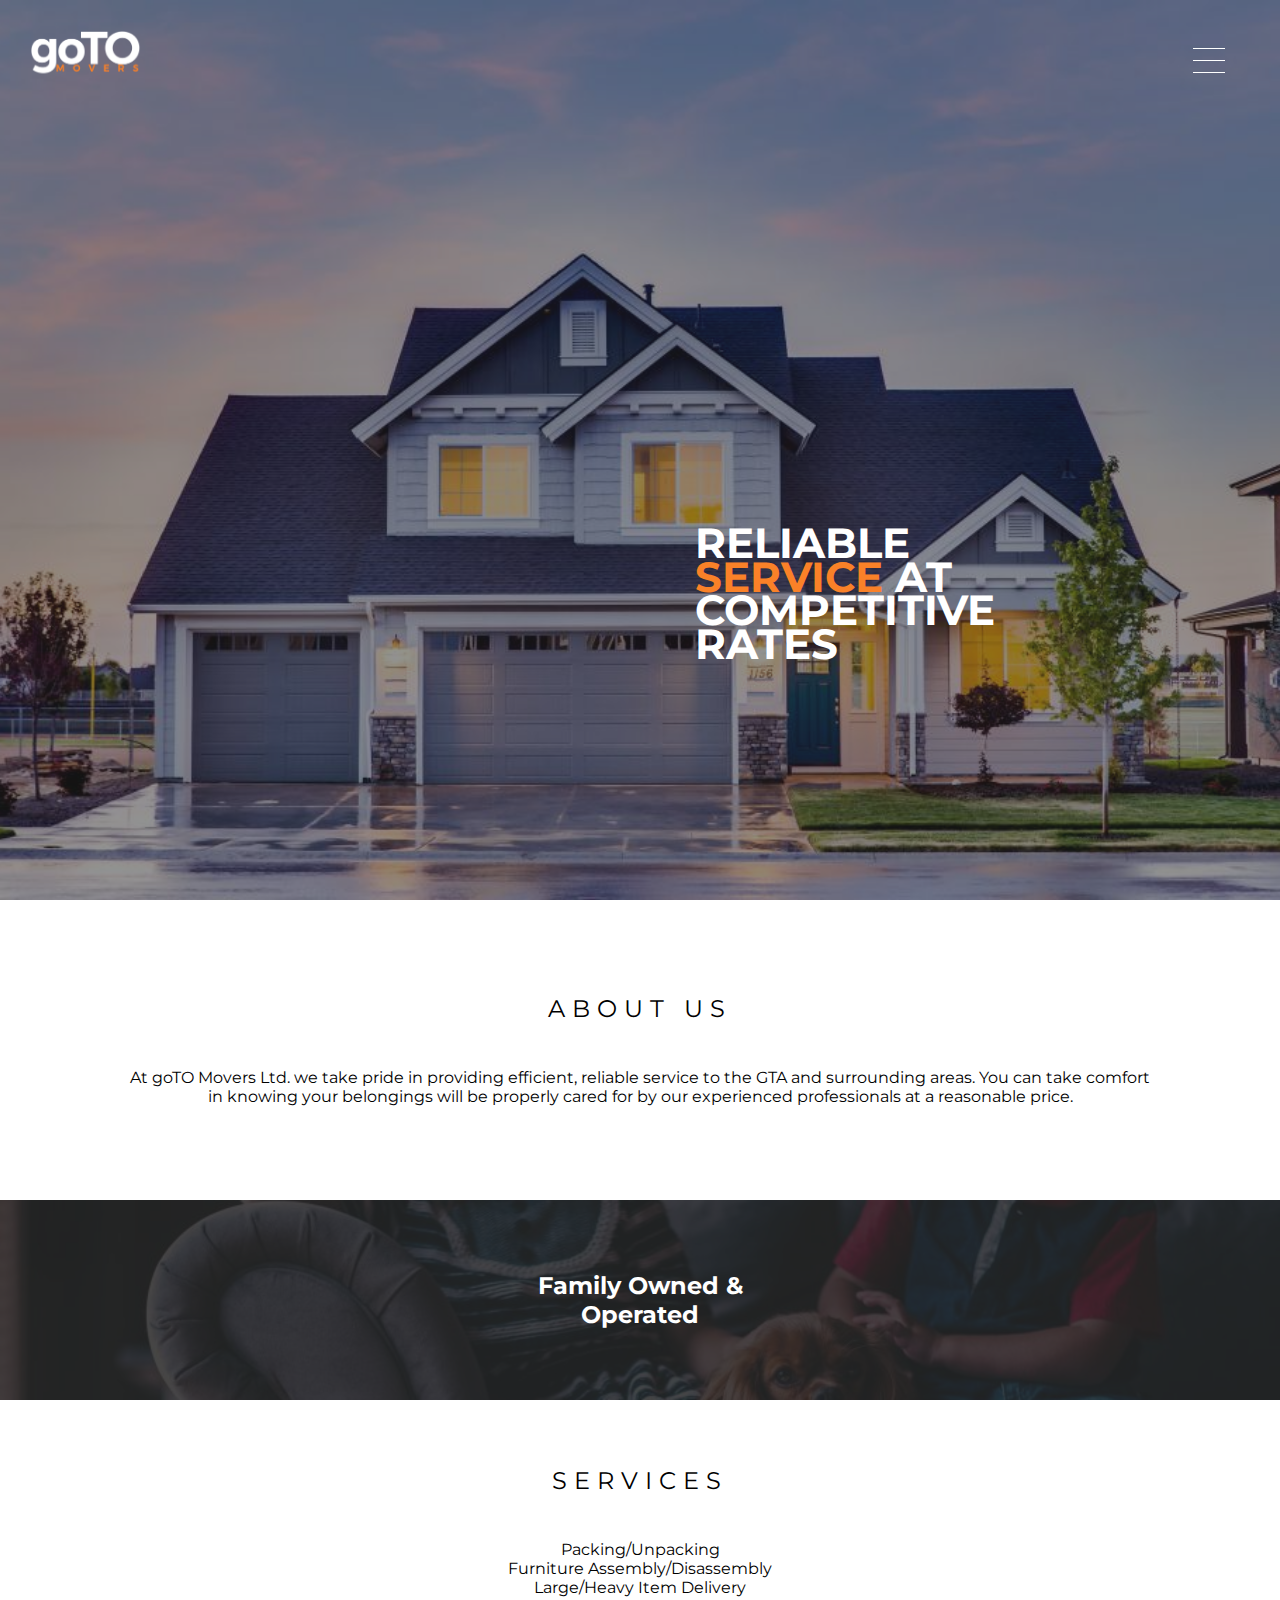
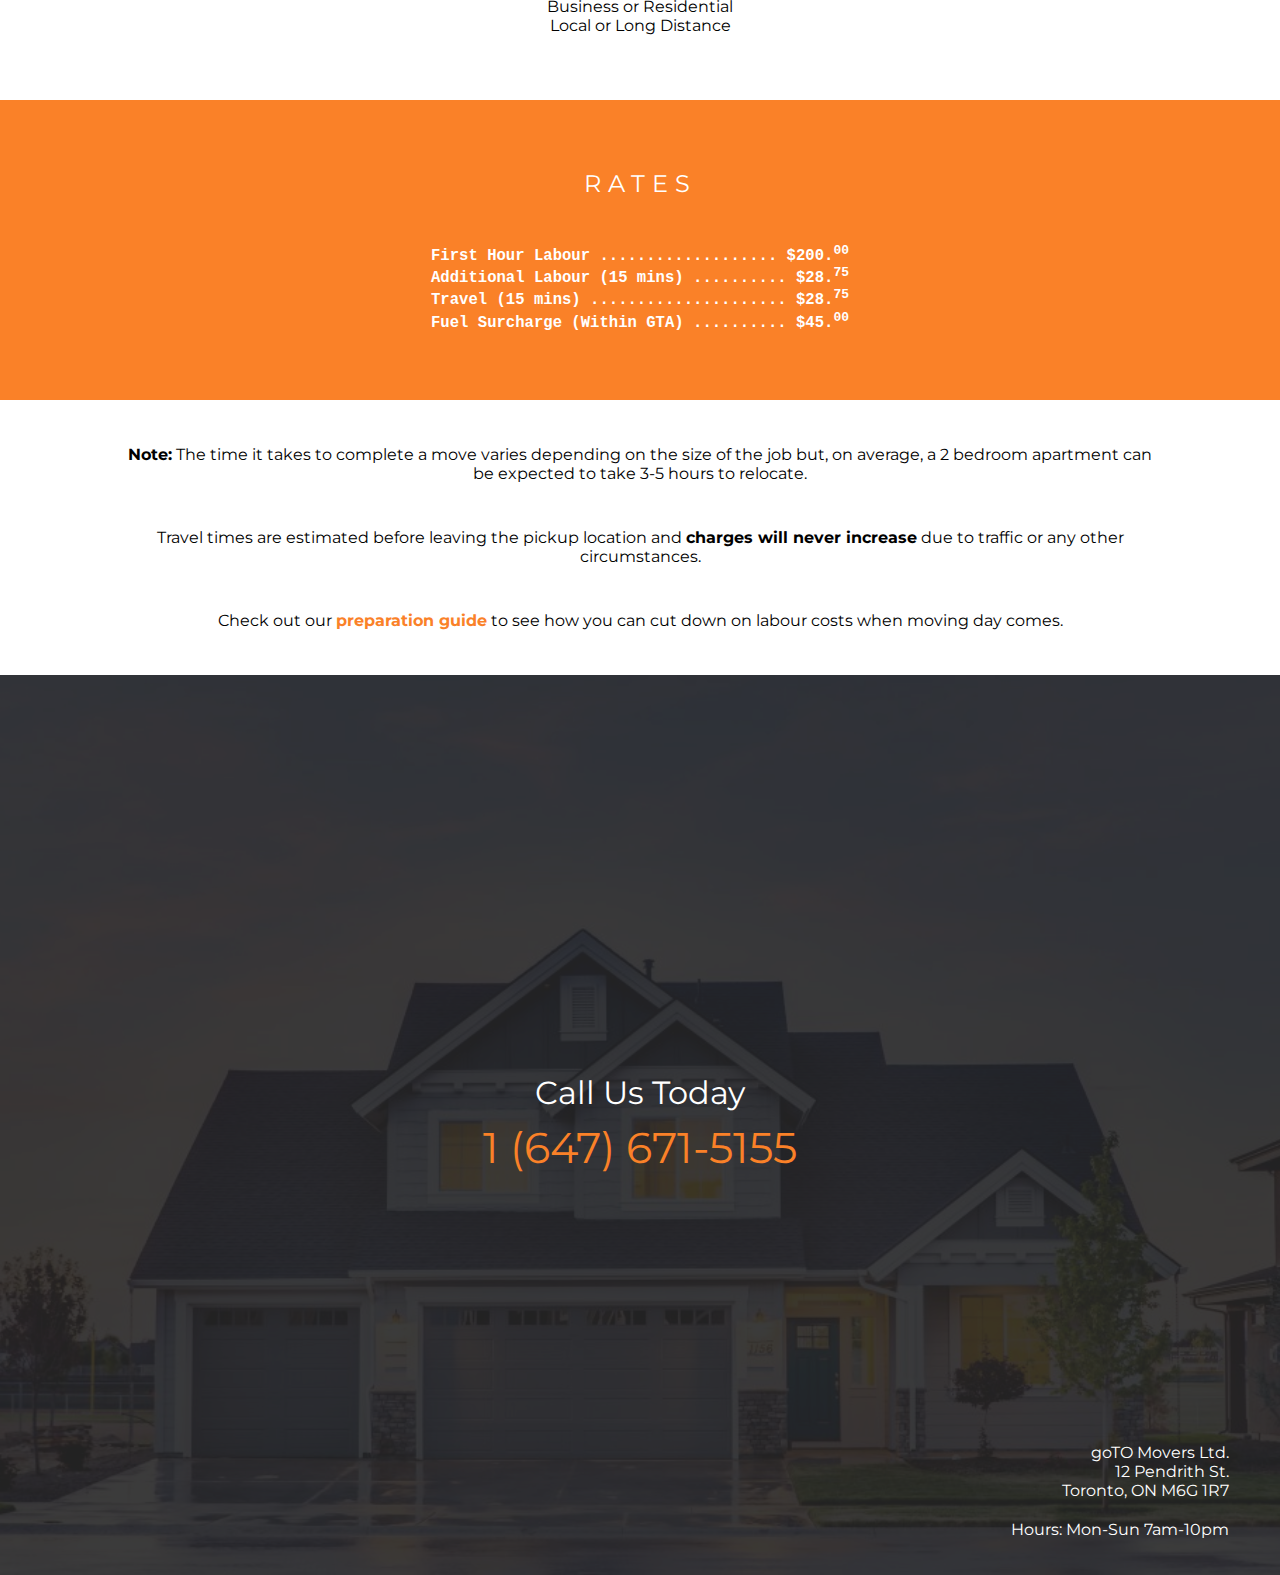
<file: index.html>
<!DOCTYPE html>
<html>
    <head>
        <meta charset="utf-8">
        <title>goTO Movers Ltd. | Toronto Moving Service</title>
        <link rel="stylesheet" href="css/main.css">
        <meta name="viewport" content="width=device-width, initial-scale=1.0">
        <link href="https://fonts.googleapis.com/css?family=Montserrat:400,700" rel="stylesheet">
        <script src="https://ajax.googleapis.com/ajax/libs/jquery/3.2.1/jquery.min.js"></script>
        <script>
  (function(i,s,o,g,r,a,m){i['GoogleAnalyticsObject']=r;i[r]=i[r]||function(){
  (i[r].q=i[r].q||[]).push(arguments)},i[r].l=1*new Date();a=s.createElement(o),
  m=s.getElementsByTagName(o)[0];a.async=1;a.src=g;m.parentNode.insertBefore(a,m)
  })(window,document,'script','https://www.google-analytics.com/analytics.js','ga');

  ga('create', 'UA-96845073-2', 'auto');
  ga('send', 'pageview');

</script>
    </head>
    <body>
        <div class="header">
            <a href="#hero"><img class="logo scroll scrolled" src="images/goTOwhite.png"></a>
            <a href="#hero"><img class="logo scroll" src="images/goTO.png"></a>
            <div class="burger scroll navToggle">
                <span></span>
                <span></span>
                <span></span>
            </div>
            <div class="mobileNav navToggle">
                <div class="mNavCont">
                    <a class="mNav" href="#services">Services</a><br>
                    <a class="mNav" href="#rates">Rates</a><br>
                    <a class="mNav" href="blog/avoidingScams.html">Blog</a><br>
                    <a class="mNav" href="#contact">Contact</a><br>
                </div>
            </div>
        </div>
        <div id="hero" class="hero">
            <div class="heroCont">
                <div class="heroTextCont">
                    <h1 class="heroText">Reliable<br><span class="color">Service</span> at<br>Competitive<br>Rates</h1>
                </div>
            </div>
        </div>
        <div id="about" class="about">
            <div class="a_cont">
                <h2 class="head">About Us</h2>
                <p class="a_text">At goTO Movers Ltd. we take pride in providing efficient, reliable service to the GTA and surrounding areas. You can take comfort in knowing your belongings will be properly cared for by our experienced professionals at a reasonable price.</p>
                <p class="a_text"></p>
            </div>
        </div>
        <div class="hook">
            <div class="h_cont">
                <h1 class="h_text">Family Owned &<br>Operated</h1>
            </div>
        </div>
        <div id="services" class="services">
            <div class="s_cont">
                <h2 class="head">Services</h2>
                <ul class="s_list">
                    <li>Packing/Unpacking</li>
                    <li>Furniture Assembly/Disassembly</li>
                    <li>Large/Heavy Item Delivery</li>
                    <li>Business or Residential</li>
                    <li>Local or Long Distance</li>
                </ul>
            </div>
        </div>
        <div id="rates" class="rates">
            <div class="s_cont">
                <h2 class="head">Rates</h2>
                <ul class="small mono">
                    <li>First Hour Labour ................... $200.<sup>00</sup></li>
                    <li>Additional Labour (15 mins) .......... $28.<sup>75</sup></li>
                    <li>Travel (15 mins) ..................... $28.<sup>75</sup></li>
                    <li>Fuel Surcharge (Within GTA) .......... $45.<sup>00</sup></li>
                </ul>
            </div>
        </div>
        <div class="notes">
                <p class="s_text"><b>Note:</b> The time it takes to complete a move varies depending on the size of the job but, on average, a 2 bedroom apartment can be expected to take 3-5 hours to relocate.</p>
                <p>Travel times are estimated before leaving the pickup location and <b>charges will never increase</b> due to traffic or any other circumstances.</p> 
                <p class="s_text">Check out our <b><a href="blog/preparation.html" class="blog">preparation guide</a></b> to see how you can cut down on labour costs when moving day comes.</p>
            
        </div>
        <div id="contact" class="contact">
        <div class="contactCont">
            <div class="s_cont">
                <h2 class="s_head contactText">Call Us Today<br><a class="numberLink" href="tel:+1-647-671-5155">1 (647) 671-5155</a></h2>
            </div>
            <div class="infoCont">
                <p class="info address">goTO Movers Ltd.<br>12 Pendrith St.<br>Toronto, ON M6G 1R7</p>
                <p class="info">Hours: Mon-Sun 7am-10pm</p>
            </div>
        </div>
        </div>
    </body>
    <script type="text/javascript" src="functions/burger.js"></script>
</html>
</file>
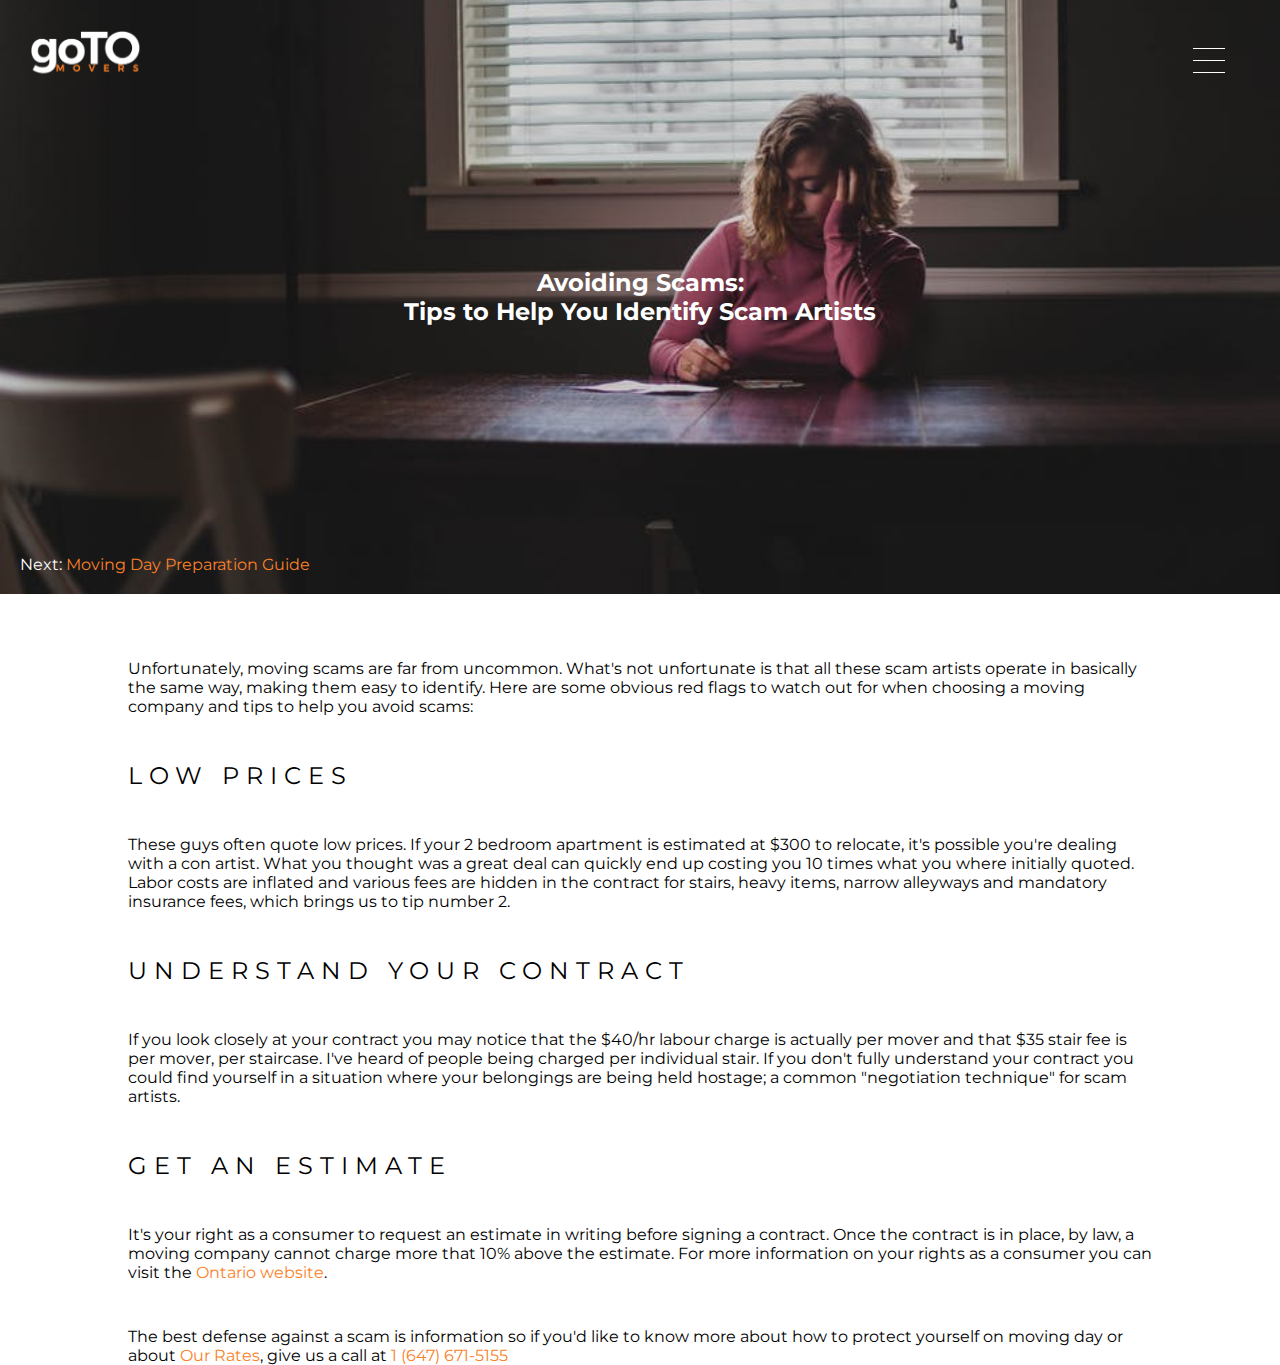
<file: blog/avoidingScams.html>
<!DOCTYPE html>
<html>
<head>
	<meta charset="utf-8">
	<title>Avoiding Scams: Tips to Help You Identify Scam Artists</title>
	<link rel="stylesheet" href="../css/main.css">
    <meta name="viewport" content="width=device-width, initial-scale=1.0">
    <link href="https://fonts.googleapis.com/css?family=Montserrat:400,700" rel="stylesheet">
    <script src="https://ajax.googleapis.com/ajax/libs/jquery/3.2.1/jquery.min.js"></script>
    <script>
  (function(i,s,o,g,r,a,m){i['GoogleAnalyticsObject']=r;i[r]=i[r]||function(){
  (i[r].q=i[r].q||[]).push(arguments)},i[r].l=1*new Date();a=s.createElement(o),
  m=s.getElementsByTagName(o)[0];a.async=1;a.src=g;m.parentNode.insertBefore(a,m)
  })(window,document,'script','https://www.google-analytics.com/analytics.js','ga');

  ga('create', 'UA-96845073-2', 'auto');
  ga('send', 'pageview');

</script>
</head>
<body>
	<div class="header">
        <a href="../index.html#hero"><img class="logo scroll scrolled" src="../images/goTOwhite.png"></a>
        <a href="../index.html#hero"><img class="logo scroll" src="../images/goTO.png"></a>
        <div class="burger scroll navToggle">
            <span></span>
            <span></span>
            <span></span>
        </div>
        <div class="mobileNav navToggle">
            <div class="mNavCont">
                <a class="mNav" href="../index.html#services">Services</a><br>
                <a class="mNav" href="../index.html#rates">Rates</a><br>
                <a class="mNav" href="avoidingScams.html">Blog</a><br>
                <a class="mNav" href="../index.html#contact">Contact</a><br>
            </div>
        </div>
    </div>
    <div class="banner">
    	<div class="bannerCont">
    		<div class="bannerText">
    			<h2>Avoiding Scams:<br>Tips to Help You Identify Scam Artists</h2>
    		</div>
			<p class="next">Next: <a href="preparation.html"><span class="blogTitle">Moving Day Preparation Guide</span></a></p>
    	</div>
    </div>
    <div class="content">
    	<p>Unfortunately, moving scams are far from uncommon. What's not unfortunate is that all these scam artists operate in basically the same way, making them easy to identify. Here are some obvious red flags to watch out for when choosing a moving company and tips to help you avoid scams:</p>
    	<h2 class="blogHead">Low Prices</h2>
    	<p>These guys often quote low prices. If your 2 bedroom apartment is estimated at $300 to relocate, it's possible you're dealing with a con artist. What you thought was a great deal can quickly end up costing you 10 times what you where initially quoted. Labor costs are inflated and various fees are hidden in the contract for stairs, heavy items, narrow alleyways and mandatory insurance fees, which brings us to tip number 2.</p>
    	<h2 class="blogHead">Understand Your Contract</h2>
    	<p>If you look closely at your contract you may notice that the $40/hr labour charge is actually per mover and that $35 stair fee is per mover, per staircase. I've heard of people being charged per individual stair. If you don't fully understand your contract you could find yourself in a situation where your belongings are being held hostage; a common "negotiation technique" for scam artists.</p>
    	<h2 class="blogHead">Get an Estimate</h2>
    	<p>It's your right as a consumer to request an estimate in writing before signing a contract. Once the contract is in place, by law, a moving company cannot charge more that 10% above the estimate. For more information on your rights as a consumer you can visit the <a class="blogLink" href="https://www.ontario.ca/page/hiring-mover#section-2">Ontario website</a>.</p>
    	<p>The best defense against a scam is information so if you'd like to know more about how to protect yourself on moving day or about <a class="blogLink" href="../index.html#rates">Our Rates</a>, give us a call at <a class="blogLink" href="tel:+1-647-671-5155">1 (647) 671-5155</a></p>
    </div>
    <script type="text/javascript" src="../functions/burger.js"></script>
</body>
</html>
</file>
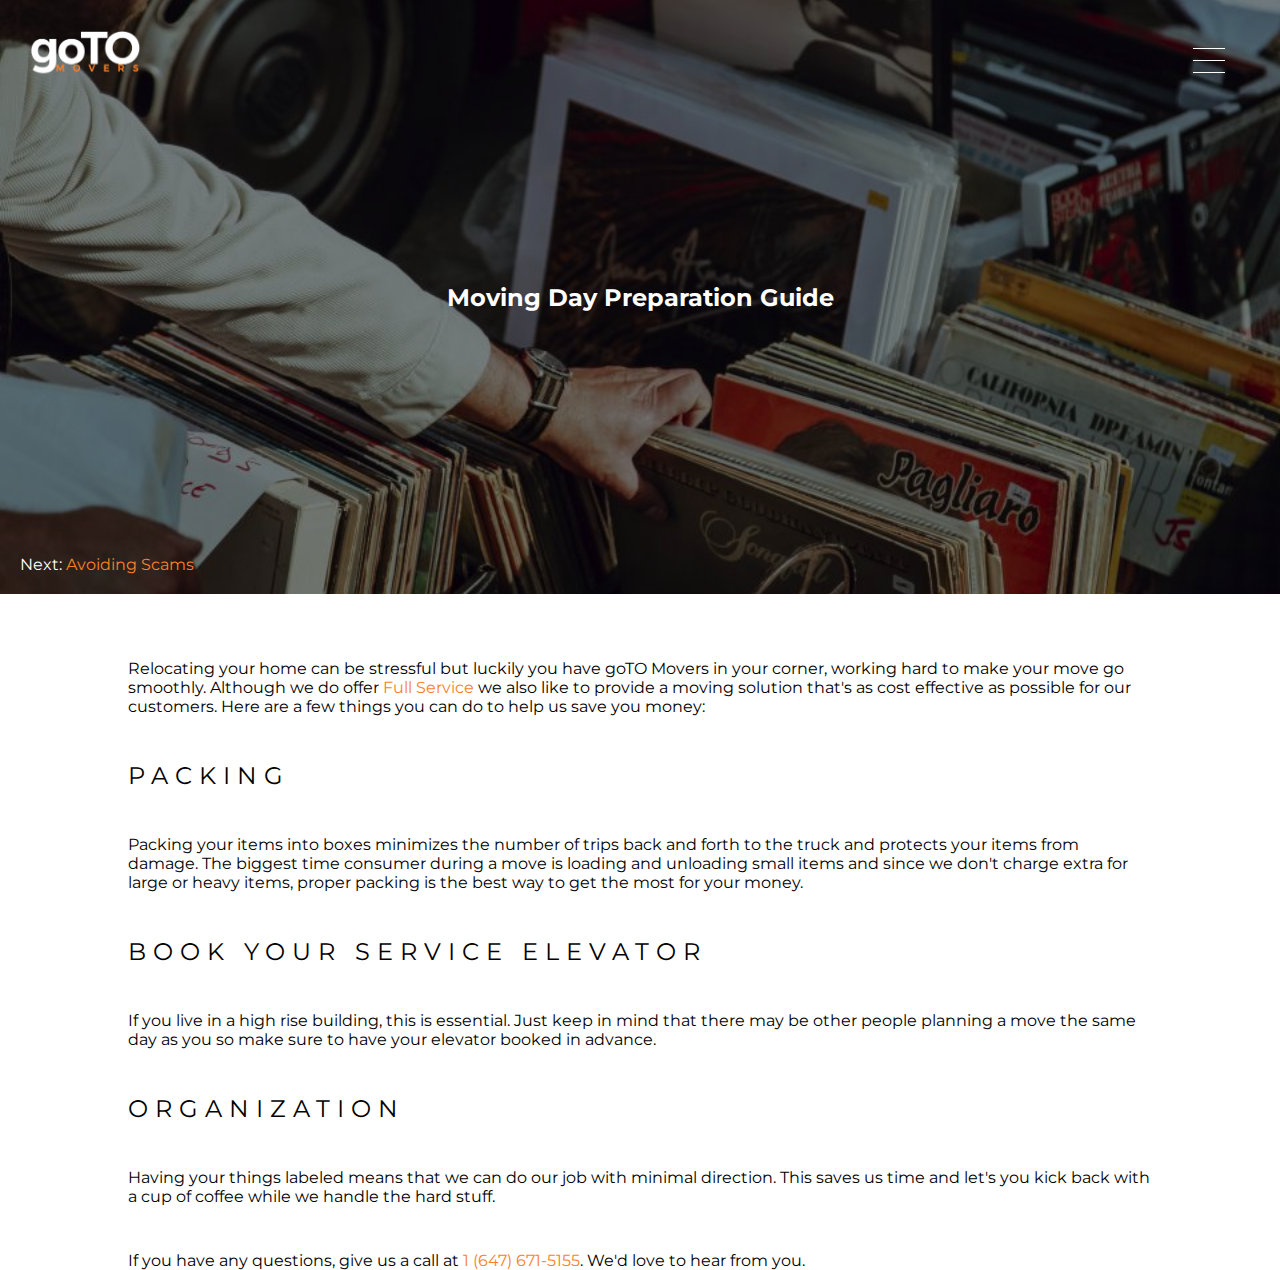
<file: blog/preparation.html>
<!DOCTYPE html>
<html>
<head>
	<meta charset="utf-8">
	<title>Moving Day Preparation Guide</title>
	<link rel="stylesheet" href="../css/main.css">
    <meta name="viewport" content="width=device-width, initial-scale=1.0">
    <link href="https://fonts.googleapis.com/css?family=Montserrat:400,700" rel="stylesheet">
    <script src="https://ajax.googleapis.com/ajax/libs/jquery/3.2.1/jquery.min.js"></script>
    <script>
  (function(i,s,o,g,r,a,m){i['GoogleAnalyticsObject']=r;i[r]=i[r]||function(){
  (i[r].q=i[r].q||[]).push(arguments)},i[r].l=1*new Date();a=s.createElement(o),
  m=s.getElementsByTagName(o)[0];a.async=1;a.src=g;m.parentNode.insertBefore(a,m)
  })(window,document,'script','https://www.google-analytics.com/analytics.js','ga');

  ga('create', 'UA-96845073-2', 'auto');
  ga('send', 'pageview');

</script>
</head>
<body>
	<div class="header">
        <a href="../index.html#hero"><img class="logo scroll scrolled" src="../images/goTOwhite.png"></a>
        <a href="../index.html#hero"><img class="logo scroll" src="../images/goTO.png"></a>
        <div class="burger scroll navToggle">
            <span></span>
            <span></span>
            <span></span>
        </div>
        <div class="mobileNav navToggle">
            <div class="mNavCont">
                <a class="mNav" href="../index.html#services">Services</a><br>
                <a class="mNav" href="../index.html#rates">Rates</a><br>
                <a class="mNav" href="avoidingScams.html">Blog</a><br>
                <a class="mNav" href="../index.html#contact">Contact</a><br>
            </div>
        </div>
    </div>
    <div class="banner prep">
    	<div class="bannerCont prep">
    		<div class="bannerText">
    			<h2>Moving Day Preparation Guide</h2>
    		</div>
			<p class="next">Next: <a href="avoidingScams.html"><span class="blogTitle">Avoiding Scams</span></a></p>
    	</div>
    </div>
    <div class="content">
    	<p>Relocating your home can be stressful but luckily you have goTO Movers in your corner, working hard to make your move go smoothly. Although we do offer <a class="blogLink" href="../index.html#services">Full Service</a> we also like to provide a moving solution that's as cost effective as possible for our customers. Here are a few things you can do to help us save you money:</p>
    	<h2 class="blogHead">Packing</h2>
    	<p>Packing your items into boxes minimizes the number of trips back and forth to the truck and protects your items from damage. The biggest time consumer during a move is loading and unloading small items and since we don't charge extra for large or heavy items, proper packing is the best way to get the most for your money.</p>
    	<h2 class="blogHead">Book Your Service Elevator</h2>
    	<p>If you live in a high rise building, this is essential. Just keep in mind that there may be other people planning a move the same day as you so make sure to have your elevator booked in advance.</p>
    	<h2 class="blogHead">Organization</h2>
    	<p>Having your things labeled means that we can do our job with minimal direction. This saves us time and let's you kick back with a cup of coffee while we handle the hard stuff.</p>
    	<p>If you have any questions, give us a call at <a class="blogLink" href="tel:+1-647-671-5155">1 (647) 671-5155</a>. We'd love to hear from you.</p>
    </div>
    <script type="text/javascript" src="../functions/burger.js"></script>
</body>
</html>
</file>
<file: css/main.css>
html, body {
	display: inline-block;
    height: 100%;
    margin: 0;
    padding: 0;
    font-family: "montserrat", sans-serif;
}
a {
    text-decoration: none;
    color: white;
}
li {
    list-style: none;
}
ul {
    margin: 0;
    padding: 0
}

#hero {
	position: relative;
  height: 100%;
  background-image: url("../images/house.jpg");
  background-position: center;
  background-size: cover;
  background-repeat: no-repeat;
}
.heroCont {
	height: 100%;
	width: 100%;
	background-color: rgba(38, 38, 38, 0.5);
}
.heroTextCont {
	position: absolute;
	top: 66%;
	left: 10px;
	transform: translateY(-50%);
}
.heroText {
	font-size: 32px;
	text-transform: uppercase;
	color: white;
	line-height: 0.8;
}

h1 {
	margin: 0;
	padding: 0;
}

/*** Hook ***/

.hook {
	position: relative;
	height: 200px;
	width: 100%;
	background-image: url("../images/hookBg.jpg");
	background-size: cover;
	background-repeat: no-repeat;
	background-position: top;
}
.h_cont {
	position: absolute;
	height: 100%;
	width: 100%;
	background-color: rgba(38, 38, 38, 0.85);
}
.h_text {
	position: relative;
	display: inline-block;
	top: 50%;
	left: 50%;
	transform: translate(-50%, -50%);
	color: white;
	font-size: 24px;
	text-align: center;
}

/*** Services ***/

.services, .about, .rates {
	position: relative;
	height: 300px;
	width: 100%;
}
/*.about {
	height: 350px;
}*/
.s_cont, .a_cont {
	position: relative;
	width: 100%;
	top: 50%;
	transform: translateY(-50%);
	text-align: center;
	margin: 0 0 45px 0;
}
p {
	padding: 0 10% 0 10%;
	margin: 45px 0 45px 0;
} 
.a_text {
	margin: 45px 0 0 0;
}

.rates {
	background-color: #fa8128;
	color: white;
}
.small {
	font-size: 75%;
}
.mono {
	font-family: monospace;
	font-weight: bold;
}
.color {
	color: #fa8128;
}
.contact {
	position: relative;
	height: 100%;
	background-image: url(../images/house.jpg);
	background-size: cover;
	background-position: center;
	background-repeat: no-repeat;
	color: white;
}
.contactCont {
	height: 100%;
	width: 100%;
	background-color: rgba(38, 38, 38, 0.9);
}
.head {
	text-transform: uppercase;
	letter-spacing: 7px;
	font-weight: 400;
	margin: 0 0 45px 0
}
.blogHead {
	text-transform: uppercase;
	letter-spacing: 7px;
	font-weight: 400;
	margin: 0 0 45px 0;
	padding: 0 10% 0 10%;
}
.blog {
	color: #fa8128;
}
.notes {
	text-align: center;
}
.logo {
	position: fixed;
	top: 30px;
	left: 30px;
	z-index: 2;
	height: 30px;
}
.burger {
	position: fixed;
	height: 30px;
	width: 32px;
	top: 30px;
	right: 40px;
	z-index: 2;
}
.burger span {
	position: absolute;
	height: 1px;
	width: 32px;
	background-color: white;
	transition: all .2s ease-in-out;
}
.burger span:nth-child(1) {
	top: 3px;
}
.burger span:nth-child(2) {
	top: 15px;
}
.burger span:nth-child(3) {
	top: 27px;
}
.burger.open span:nth-child(1) {
	transform: rotate(-45deg);
	top: 15px;
}
.burger.open span:nth-child(2) {
	opacity: 0;
	transform: translateX(-100%);
}
.burger.open span:nth-child(3) {
	transform: rotate(45deg);
	top: 15px;
}
.burger.scrolled span {
	background-color: black;
}
.burger:hover {
	cursor: pointer;
}
.logo {
	opacity: 0;
	transition: all .2s ease-in-out;
}
.logo.scrolled {
	opacity: 1;
}
.logo.scroll.open {
	opacity: 1;
	z-index: 3;
}
.mobileNav {
	position: fixed;
	height: 100%;
	width: 66%;
	left: -100%;
	background-color: rgba(0, 0, 0, 0.85);
	z-index: 1;
	transition: all .2s ease-in-out;
}
.mobileNav.open {
	left: 0;
}
.mNavCont {
	position: absolute;
	width: 100%;
	top: 50%;
	transform: translateY(-50%);
}
.mNav {
	display: inline-block;
	color: white;
	margin: 20px 0 20px 30px;
	text-transform: uppercase;
}
.mNav:hover {
	color: #fa8128;
}
.contactText {
	line-height: 1.5;
	font-weight: 400;
	font-size: 24px;
}
.numberLink {
	color: #fa8128;
	font-size: 133%;
}
.banner {
	position: relative;
	top: -20px;
	height: 66%;
	width: 100%;
	background-image: url("../images/sad_1.jpeg");
	background-position: center;
	background-repeat: no-repeat;
	background-size: cover;
}
.banner.prep {
	background-image: url("../images/prep.jpg");
}
.bannerCont {
	position: relative;
	height: 100%;
	width: 100%;
}
.bannerCont.prep {
	background-color: rgba(0, 0, 0, 0.5);
}
.bannerText {
	position: relative;
	top: 50%;
	left: 50%;
	transform: translate(-50%, -50%);
	color: white;
	text-align: center;
	font-weight: 400;
}
.blogLink {
	color: #fa8128;
}
.next {
	position: absolute; 
	bottom: 20px;
	left: 20px;
	margin: 0;
	padding: 0;
	color: white;
}
.blogTitle {
	color: #fa8128;
}
.infoCont {
	position: absolute;
	bottom: 4%;
	right: 4%;
	width: 95%;
	text-align: right;
}
.info {
	margin: 20px 0 0 0;
	padding: 0;
}
@media only screen and (min-width: 550px) {
	.heroTextCont {
		left: 66%;
		transform: translate(-50%, -50%);
	}
	.small {
		font-size: 120%;
	}
}
@media only screen and (min-width: 750px) {
	.heroText {
		font-size: 42px;
	}
	.logo {
		height: 45px;
	}
	.contactText {
		font-size: 32px;
	}
	.burger {
		top: 45px;
		right: 55px;
	}
}
</file>
